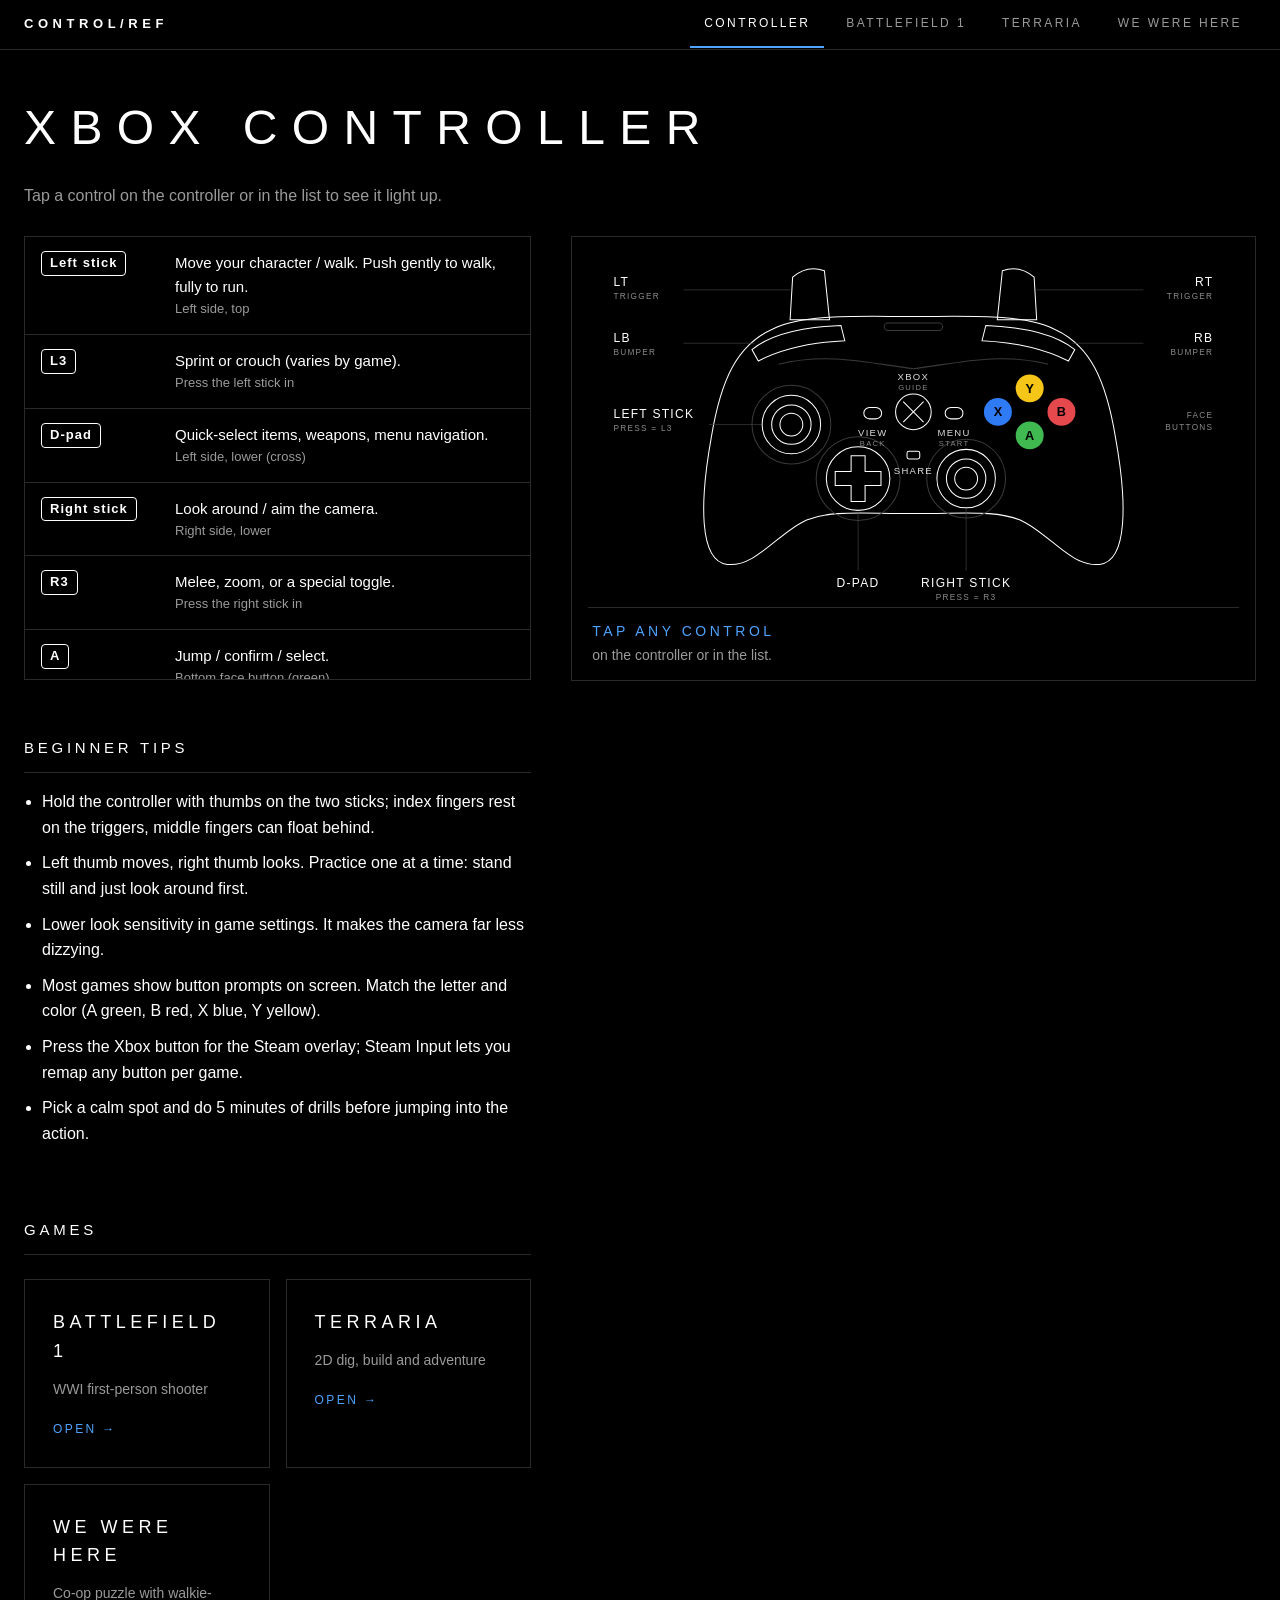
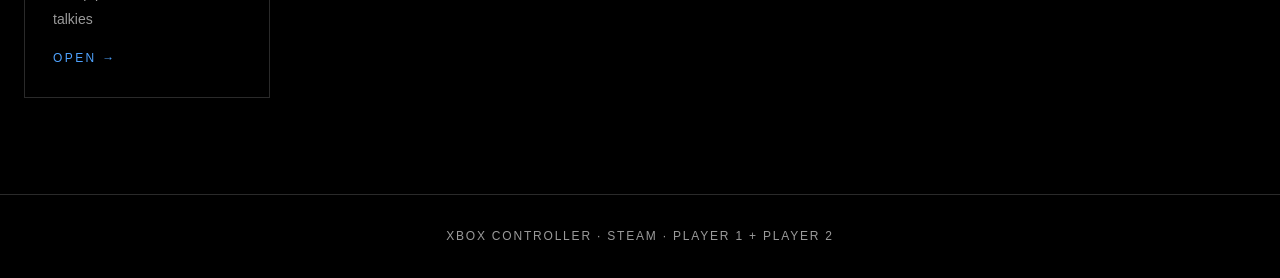
<file: index.html>
<!doctype html><html lang=en><head><meta charset=utf-8><meta name=viewport content="width=device-width,initial-scale=1"><title>Controller · Controller Reference</title><link rel=stylesheet href=style.css></head><body><nav><span class=brand>CONTROL/REF</span><a href="index.html" class=on aria-current=page>Controller</a><a href="battlefield1.html">Battlefield 1</a><a href="terraria.html">Terraria</a><a href="wewerehere.html">We Were Here</a></nav><main class="wide"><h1>Xbox Controller</h1><p class=sub>Tap a control on the controller or in the list to see it light up.</p>
<div class="split"><div class="pad"><svg viewBox="0 40 1024 556" role="img" aria-label="Xbox controller diagram. Tap a control to find it in the list." font-family="-apple-system,BlinkMacSystemFont,Segoe UI,Helvetica,Arial,sans-serif">
<g class="body">
<path d="M290 160 C340 135 430 140 512 140 C594 140 684 135 734 160 C790 185 815 240 830 330 C848 430 850 525 805 530 C760 535 725 480 680 460 C640 445 600 450 512 450 C424 450 384 445 344 460 C299 480 264 535 219 530 C174 525 176 430 194 330 C209 240 234 185 290 160 Z"/>
<path class="dim" d="M300 215 C380 195 450 215 512 222 C574 215 644 195 724 215"/>
<rect class="dim" x="466" y="150" width="92" height="12" rx="6"/>
<circle class="dim" cx="320" cy="310" r="62"/><circle class="dim" cx="425" cy="395" r="66"/><circle class="dim" cx="595" cy="395" r="62"/>
</g>
<g class="ctl" id="c-lt" tabindex="-1" aria-label="LT left trigger"><rect class="hit" x="300" y="52" width="90" height="96"/><path class="ld" d="M318 98 H150"/><path class="sh" d="M318 145 L322 78 Q345 58 372 68 L380 145 Z"/><text class="lb" x="40" y="92">LT</text><text class="sm" x="40" y="112">TRIGGER</text></g>
<g class="ctl" id="c-rt" tabindex="-1" aria-label="RT right trigger"><rect class="hit" x="634" y="52" width="90" height="96"/><path class="ld" d="M706 98 H874"/><path class="sh" d="M706 145 L702 78 Q679 58 652 68 L644 145 Z"/><text class="lb" x="984" y="92" text-anchor="end">RT</text><text class="sm" x="984" y="112" text-anchor="end">TRIGGER</text></g>
<g class="ctl" id="c-lb" tabindex="-1" aria-label="LB left bumper"><rect class="hit" x="250" y="148" width="160" height="64"/><path class="ld" d="M262 182 H150"/><path class="sh" d="M258 192 Q300 158 398 154 L404 178 Q322 182 268 210 Z"/><text class="lb" x="40" y="180">LB</text><text class="sm" x="40" y="200">BUMPER</text></g>
<g class="ctl" id="c-rb" tabindex="-1" aria-label="RB right bumper"><rect class="hit" x="614" y="148" width="160" height="64"/><path class="ld" d="M762 182 H874"/><path class="sh" d="M766 192 Q724 158 626 154 L620 178 Q702 182 756 210 Z"/><text class="lb" x="984" y="180" text-anchor="end">RB</text><text class="sm" x="984" y="200" text-anchor="end">BUMPER</text></g>
<g class="ctl" id="c-ls" tabindex="-1" aria-label="LEFT STICK"><circle class="hit" cx="320" cy="310" r="50"/><path class="ld" d="M274 310 H190"/><circle class="sh" cx="320" cy="310" r="46"/><circle class="sh" cx="320" cy="310" r="31"/><circle class="sh dim" cx="320" cy="310" r="18"/><text class="lb" x="40" y="300" text-anchor="start">LEFT STICK</text><text class="sm" x="40" y="320" text-anchor="start">PRESS = L3</text></g>
<g class="ctl" id="c-dpad" tabindex="-1" aria-label="D-pad"><circle class="hit" cx="425" cy="395" r="54"/><path class="ld" d="M425 449 V540"/><circle class="sh" cx="425" cy="395" r="50"/><path class="sh" d="M414 359 h22 v25 h25 v22 h-25 v25 h-22 v-25 h-25 v-22 h25 z"/><text class="lb" x="425" y="566" text-anchor="middle">D-PAD</text></g>
<g class="ctl" id="c-rs" tabindex="-1" aria-label="RIGHT STICK"><circle class="hit" cx="595" cy="395" r="50"/><path class="ld" d="M595 441 V540"/><circle class="sh" cx="595" cy="395" r="46"/><circle class="sh" cx="595" cy="395" r="31"/><circle class="sh dim" cx="595" cy="395" r="18"/><text class="lb" x="595" y="566" text-anchor="middle">RIGHT STICK</text><text class="sm" x="595" y="586" text-anchor="middle">PRESS = R3</text></g>
<g class="ctl" id="c-view" tabindex="-1" aria-label="View / Back button"><rect class="hit" x="418" y="268" width="60" height="84"/><rect class="sh" x="434" y="283" width="28" height="18" rx="9"/><text class="in" x="448" y="328" text-anchor="middle">VIEW</text><text class="in2" x="448" y="344" text-anchor="middle">BACK</text></g>
<g class="ctl" id="c-menu" tabindex="-1" aria-label="Menu / Start button"><rect class="hit" x="546" y="268" width="60" height="84"/><rect class="sh" x="562" y="283" width="28" height="18" rx="9"/><text class="in" x="576" y="328" text-anchor="middle">MENU</text><text class="in2" x="576" y="344" text-anchor="middle">START</text></g>
<g class="ctl" id="c-xbox" tabindex="-1" aria-label="Xbox / Guide button"><circle class="hit" cx="512" cy="280" r="36"/><circle class="sh" cx="512" cy="290" r="28"/><path class="sh dim" d="M496 274 L528 306 M528 274 L496 306"/><text class="in" x="512" y="240" text-anchor="middle">XBOX</text><text class="in2" x="512" y="256" text-anchor="middle">GUIDE</text></g>
<g class="ctl" id="c-share" tabindex="-1" aria-label="Share button"><rect class="hit" x="484" y="340" width="56" height="56"/><rect class="sh" x="502" y="352" width="20" height="12" rx="3"/><text class="in" x="512" y="388" text-anchor="middle">SHARE</text></g>
<g class="ctl" id="c-y" tabindex="-1" aria-label="Y button"><circle class="hit" cx="695" cy="253" r="31"/><circle class="sh face" cx="695" cy="253" r="22" style="fill:#f5c518"/><text class="fl" x="695" y="260" text-anchor="middle">Y</text></g><g class="ctl" id="c-x" tabindex="-1" aria-label="X button"><circle class="hit" cx="645" cy="290" r="31"/><circle class="sh face" cx="645" cy="290" r="22" style="fill:#2f7bf6"/><text class="fl" x="645" y="297" text-anchor="middle">X</text></g><g class="ctl" id="c-b" tabindex="-1" aria-label="B button"><circle class="hit" cx="745" cy="290" r="31"/><circle class="sh face" cx="745" cy="290" r="22" style="fill:#e5484d"/><text class="fl" x="745" y="297" text-anchor="middle">B</text></g><g class="ctl" id="c-a" tabindex="-1" aria-label="A button"><circle class="hit" cx="695" cy="327" r="31"/><circle class="sh face" cx="695" cy="327" r="22" style="fill:#3fb950"/><text class="fl" x="695" y="334" text-anchor="middle">A</text></g>
<text class="sm" x="984" y="300" text-anchor="end">FACE</text><text class="sm" x="984" y="318" text-anchor="end">BUTTONS</text>
</svg><div class="readout" aria-live="polite"><b class="ro-name">Tap any control</b><span class="ro-act">on the controller or in the list.</span></div></div><div class="side"><div class="panel" role="list" aria-label="Controls"><button type="button" class="row" data-c="ls"><span class="k">Left stick</span><span class="txt"><span class="act">Move your character / walk. Push gently to walk, fully to run.</span><span class="where">Left side, top</span></span></button><button type="button" class="row" data-c="ls"><span class="k">L3</span><span class="txt"><span class="act">Sprint or crouch (varies by game).</span><span class="where">Press the left stick in</span></span></button><button type="button" class="row" data-c="dpad"><span class="k">D-pad</span><span class="txt"><span class="act">Quick-select items, weapons, menu navigation.</span><span class="where">Left side, lower (cross)</span></span></button><button type="button" class="row" data-c="rs"><span class="k">Right stick</span><span class="txt"><span class="act">Look around / aim the camera.</span><span class="where">Right side, lower</span></span></button><button type="button" class="row" data-c="rs"><span class="k">R3</span><span class="txt"><span class="act">Melee, zoom, or a special toggle.</span><span class="where">Press the right stick in</span></span></button><button type="button" class="row" data-c="a"><span class="k">A</span><span class="txt"><span class="act">Jump / confirm / select.</span><span class="where">Bottom face button (green)</span></span></button><button type="button" class="row" data-c="b"><span class="k">B</span><span class="txt"><span class="act">Back / cancel / crouch or dodge.</span><span class="where">Right face button (red)</span></span></button><button type="button" class="row" data-c="x"><span class="k">X</span><span class="txt"><span class="act">Reload / interact / use.</span><span class="where">Left face button (blue)</span></span></button><button type="button" class="row" data-c="y"><span class="k">Y</span><span class="txt"><span class="act">Switch weapon / open inventory.</span><span class="where">Top face button (yellow)</span></span></button><button type="button" class="row" data-c="lb"><span class="k">LB</span><span class="txt"><span class="act">Cycle items, grenades, abilities.</span><span class="where">Left shoulder bumper</span></span></button><button type="button" class="row" data-c="rb"><span class="k">RB</span><span class="txt"><span class="act">Cycle items, grenades, abilities.</span><span class="where">Right shoulder bumper</span></span></button><button type="button" class="row" data-c="lt"><span class="k">LT</span><span class="txt"><span class="act">Aim / secondary action.</span><span class="where">Left rear trigger</span></span></button><button type="button" class="row" data-c="rt"><span class="k">RT</span><span class="txt"><span class="act">Fire / primary use.</span><span class="where">Right rear trigger</span></span></button><button type="button" class="row" data-c="view"><span class="k">View / Back</span><span class="txt"><span class="act">Map, scoreboard, or inventory.</span><span class="where">Center-left small button (two squares)</span></span></button><button type="button" class="row" data-c="menu"><span class="k">Menu / Start</span><span class="txt"><span class="act">Pause / options.</span><span class="where">Center-right small button (three lines)</span></span></button><button type="button" class="row" data-c="xbox"><span class="k">Xbox / Guide</span><span class="txt"><span class="act">Opens Steam overlay / Big Picture. Not used in-game.</span><span class="where">Center, glowing logo</span></span></button><button type="button" class="row" data-c="share"><span class="k">Share</span><span class="txt"><span class="act">Screenshot / capture. Rarely used by games.</span><span class="where">Center, below Xbox (newer controllers)</span></span></button></div>
<h2>Beginner tips</h2><ul class=tips><li>Hold the controller with thumbs on the two sticks; index fingers rest on the triggers, middle fingers can float behind.</li><li>Left thumb moves, right thumb looks. Practice one at a time: stand still and just look around first.</li><li>Lower look sensitivity in game settings. It makes the camera far less dizzying.</li><li>Most games show button prompts on screen. Match the letter and color (A green, B red, X blue, Y yellow).</li><li>Press the Xbox button for the Steam overlay; Steam Input lets you remap any button per game.</li><li>Pick a calm spot and do 5 minutes of drills before jumping into the action.</li></ul><h2>Games</h2><div class=cards><a class=card href="battlefield1.html"><b>Battlefield 1</b><span>WWI first-person shooter</span><i>OPEN →</i></a><a class=card href="terraria.html"><b>Terraria</b><span>2D dig, build and adventure</span><i>OPEN →</i></a><a class=card href="wewerehere.html"><b>We Were Here</b><span>Co-op puzzle with walkie-talkies</span><i>OPEN →</i></a></div></div></div></main><footer>Xbox controller · Steam · Player 1 + Player 2</footer><script src="pad.js"></script></body></html>
</file>
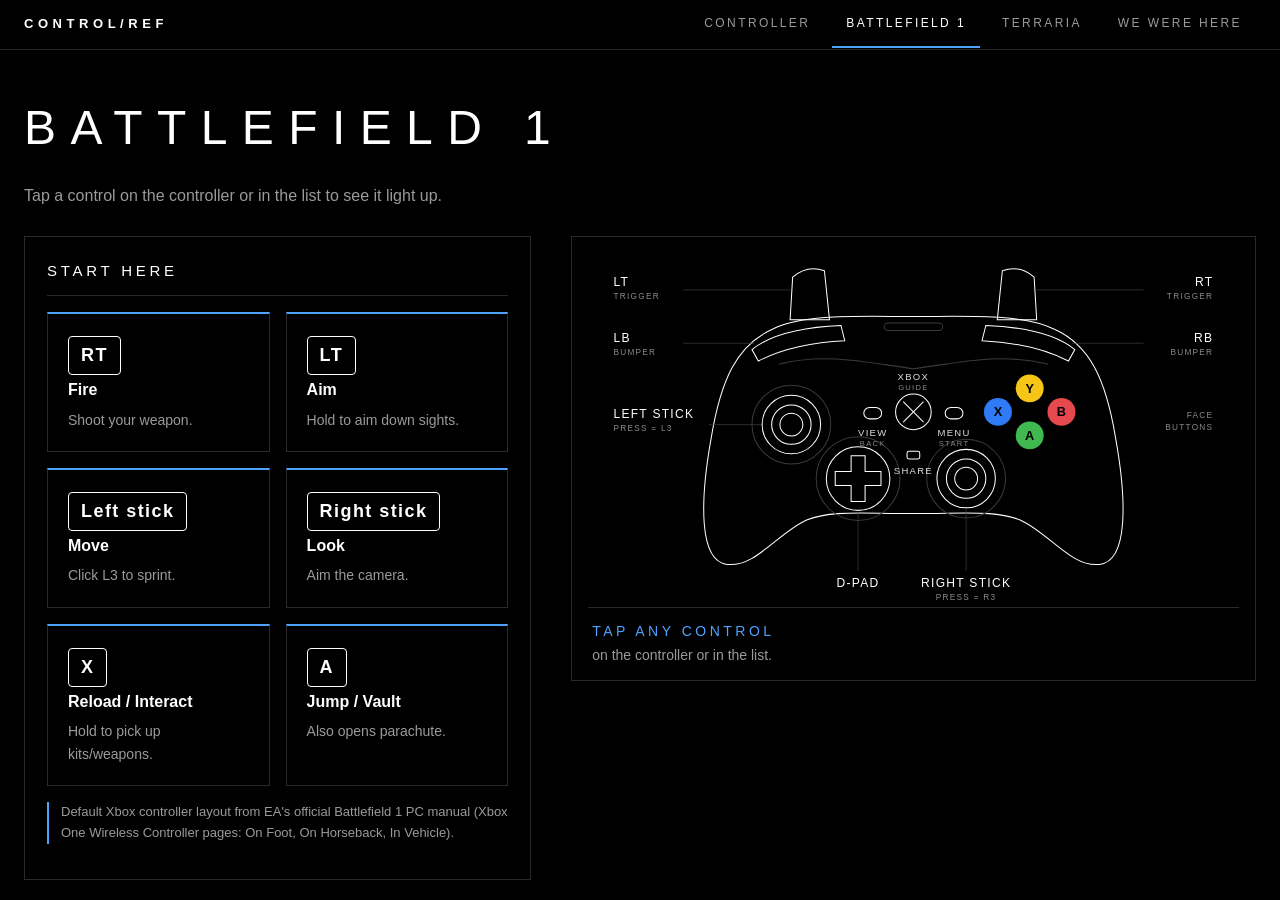
<file: battlefield1.html>
<!doctype html><html lang=en><head><meta charset=utf-8><meta name=viewport content="width=device-width,initial-scale=1"><title>Battlefield 1 · Controller Reference</title><link rel=stylesheet href=style.css></head><body class="fill"><nav><span class=brand>CONTROL/REF</span><a href="index.html">Controller</a><a href="battlefield1.html" class=on aria-current=page>Battlefield 1</a><a href="terraria.html">Terraria</a><a href="wewerehere.html">We Were Here</a></nav><main class="wide"><h1>Battlefield 1</h1><p class=sub>Tap a control on the controller or in the list to see it light up.</p>
<div class="split"><div class="pad"><svg viewBox="0 40 1024 556" role="img" aria-label="Xbox controller diagram. Tap a control to find it in the list." font-family="-apple-system,BlinkMacSystemFont,Segoe UI,Helvetica,Arial,sans-serif">
<g class="body">
<path d="M290 160 C340 135 430 140 512 140 C594 140 684 135 734 160 C790 185 815 240 830 330 C848 430 850 525 805 530 C760 535 725 480 680 460 C640 445 600 450 512 450 C424 450 384 445 344 460 C299 480 264 535 219 530 C174 525 176 430 194 330 C209 240 234 185 290 160 Z"/>
<path class="dim" d="M300 215 C380 195 450 215 512 222 C574 215 644 195 724 215"/>
<rect class="dim" x="466" y="150" width="92" height="12" rx="6"/>
<circle class="dim" cx="320" cy="310" r="62"/><circle class="dim" cx="425" cy="395" r="66"/><circle class="dim" cx="595" cy="395" r="62"/>
</g>
<g class="ctl" id="c-lt" tabindex="-1" aria-label="LT left trigger"><rect class="hit" x="300" y="52" width="90" height="96"/><path class="ld" d="M318 98 H150"/><path class="sh" d="M318 145 L322 78 Q345 58 372 68 L380 145 Z"/><text class="lb" x="40" y="92">LT</text><text class="sm" x="40" y="112">TRIGGER</text></g>
<g class="ctl" id="c-rt" tabindex="-1" aria-label="RT right trigger"><rect class="hit" x="634" y="52" width="90" height="96"/><path class="ld" d="M706 98 H874"/><path class="sh" d="M706 145 L702 78 Q679 58 652 68 L644 145 Z"/><text class="lb" x="984" y="92" text-anchor="end">RT</text><text class="sm" x="984" y="112" text-anchor="end">TRIGGER</text></g>
<g class="ctl" id="c-lb" tabindex="-1" aria-label="LB left bumper"><rect class="hit" x="250" y="148" width="160" height="64"/><path class="ld" d="M262 182 H150"/><path class="sh" d="M258 192 Q300 158 398 154 L404 178 Q322 182 268 210 Z"/><text class="lb" x="40" y="180">LB</text><text class="sm" x="40" y="200">BUMPER</text></g>
<g class="ctl" id="c-rb" tabindex="-1" aria-label="RB right bumper"><rect class="hit" x="614" y="148" width="160" height="64"/><path class="ld" d="M762 182 H874"/><path class="sh" d="M766 192 Q724 158 626 154 L620 178 Q702 182 756 210 Z"/><text class="lb" x="984" y="180" text-anchor="end">RB</text><text class="sm" x="984" y="200" text-anchor="end">BUMPER</text></g>
<g class="ctl" id="c-ls" tabindex="-1" aria-label="LEFT STICK"><circle class="hit" cx="320" cy="310" r="50"/><path class="ld" d="M274 310 H190"/><circle class="sh" cx="320" cy="310" r="46"/><circle class="sh" cx="320" cy="310" r="31"/><circle class="sh dim" cx="320" cy="310" r="18"/><text class="lb" x="40" y="300" text-anchor="start">LEFT STICK</text><text class="sm" x="40" y="320" text-anchor="start">PRESS = L3</text></g>
<g class="ctl" id="c-dpad" tabindex="-1" aria-label="D-pad"><circle class="hit" cx="425" cy="395" r="54"/><path class="ld" d="M425 449 V540"/><circle class="sh" cx="425" cy="395" r="50"/><path class="sh" d="M414 359 h22 v25 h25 v22 h-25 v25 h-22 v-25 h-25 v-22 h25 z"/><text class="lb" x="425" y="566" text-anchor="middle">D-PAD</text></g>
<g class="ctl" id="c-rs" tabindex="-1" aria-label="RIGHT STICK"><circle class="hit" cx="595" cy="395" r="50"/><path class="ld" d="M595 441 V540"/><circle class="sh" cx="595" cy="395" r="46"/><circle class="sh" cx="595" cy="395" r="31"/><circle class="sh dim" cx="595" cy="395" r="18"/><text class="lb" x="595" y="566" text-anchor="middle">RIGHT STICK</text><text class="sm" x="595" y="586" text-anchor="middle">PRESS = R3</text></g>
<g class="ctl" id="c-view" tabindex="-1" aria-label="View / Back button"><rect class="hit" x="418" y="268" width="60" height="84"/><rect class="sh" x="434" y="283" width="28" height="18" rx="9"/><text class="in" x="448" y="328" text-anchor="middle">VIEW</text><text class="in2" x="448" y="344" text-anchor="middle">BACK</text></g>
<g class="ctl" id="c-menu" tabindex="-1" aria-label="Menu / Start button"><rect class="hit" x="546" y="268" width="60" height="84"/><rect class="sh" x="562" y="283" width="28" height="18" rx="9"/><text class="in" x="576" y="328" text-anchor="middle">MENU</text><text class="in2" x="576" y="344" text-anchor="middle">START</text></g>
<g class="ctl" id="c-xbox" tabindex="-1" aria-label="Xbox / Guide button"><circle class="hit" cx="512" cy="280" r="36"/><circle class="sh" cx="512" cy="290" r="28"/><path class="sh dim" d="M496 274 L528 306 M528 274 L496 306"/><text class="in" x="512" y="240" text-anchor="middle">XBOX</text><text class="in2" x="512" y="256" text-anchor="middle">GUIDE</text></g>
<g class="ctl" id="c-share" tabindex="-1" aria-label="Share button"><rect class="hit" x="484" y="340" width="56" height="56"/><rect class="sh" x="502" y="352" width="20" height="12" rx="3"/><text class="in" x="512" y="388" text-anchor="middle">SHARE</text></g>
<g class="ctl" id="c-y" tabindex="-1" aria-label="Y button"><circle class="hit" cx="695" cy="253" r="31"/><circle class="sh face" cx="695" cy="253" r="22" style="fill:#f5c518"/><text class="fl" x="695" y="260" text-anchor="middle">Y</text></g><g class="ctl" id="c-x" tabindex="-1" aria-label="X button"><circle class="hit" cx="645" cy="290" r="31"/><circle class="sh face" cx="645" cy="290" r="22" style="fill:#2f7bf6"/><text class="fl" x="645" y="297" text-anchor="middle">X</text></g><g class="ctl" id="c-b" tabindex="-1" aria-label="B button"><circle class="hit" cx="745" cy="290" r="31"/><circle class="sh face" cx="745" cy="290" r="22" style="fill:#e5484d"/><text class="fl" x="745" y="297" text-anchor="middle">B</text></g><g class="ctl" id="c-a" tabindex="-1" aria-label="A button"><circle class="hit" cx="695" cy="327" r="31"/><circle class="sh face" cx="695" cy="327" r="22" style="fill:#3fb950"/><text class="fl" x="695" y="334" text-anchor="middle">A</text></g>
<text class="sm" x="984" y="300" text-anchor="end">FACE</text><text class="sm" x="984" y="318" text-anchor="end">BUTTONS</text>
</svg><div class="readout" aria-live="polite"><b class="ro-name">Tap any control</b><span class="ro-act">on the controller or in the list.</span></div></div><div class="side"><div class="panel gpanel" aria-label="Battlefield 1 controls"><h2 class="first">Start here</h2><div class=start><div><span class=btn><span class=k>RT</span></span><br><b>Fire</b><p>Shoot your weapon.</p></div><div><span class=btn><span class=k>LT</span></span><br><b>Aim</b><p>Hold to aim down sights.</p></div><div><span class=btn><span class=k>Left stick</span></span><br><b>Move</b><p>Click L3 to sprint.</p></div><div><span class=btn><span class=k>Right stick</span></span><br><b>Look</b><p>Aim the camera.</p></div><div><span class=btn><span class=k>X</span></span><br><b>Reload / Interact</b><p>Hold to pick up kits/weapons.</p></div><div><span class=btn><span class=k>A</span></span><br><b>Jump / Vault</b><p>Also opens parachute.</p></div></div><p class="note src">Default Xbox controller layout from EA's official Battlefield 1 PC manual (Xbox One Wireless Controller pages: On Foot, On Horseback, In Vehicle).</p>
<h2>Movement</h2><table class="ctab"><tr><th>Action</th><th>What it does</th><th>Button</th></tr><tr><td class="ac-cell"><div class="thumb kb"><img src="assets/bf-move.webp" width="96" height="64" alt="Move" loading="lazy" decoding="async"></div></td><td class="desc">Move</td><td class="btn"><span class=k>Left stick</span></td></tr><tr><td class="ac-cell"><div class="thumb kb"><img src="assets/bf-look.webp" width="96" height="64" alt="Look" loading="lazy" decoding="async"></div></td><td class="desc">Look</td><td class="btn"><span class=k>Right stick</span></td></tr><tr><td class="ac-cell"><svg class="an" viewBox="0 0 80 64" role="img" aria-label="Jump / vault / open parachute"><ellipse class="dm sh" cx="40" cy="56" rx="12" ry="2" style="transform-origin:40px 56px"/><g class="jump"><g class=""><circle cx="40" cy="17" r="5"/><line x1="40" y1="22" x2="40" y2="38"/><path d="M32 33 L40 27 L48 33"/><path d="M34 52 L40 38 L46 52"/></g></g></svg></td><td class="desc">Jump / vault / open parachute</td><td class="btn"><span class=k>A</span></td></tr><tr><td class="ac-cell"><div class="thumb kb"><img src="assets/bf-sprint.webp" width="96" height="64" alt="Sprint" loading="lazy" decoding="async"></div></td><td class="desc">Sprint</td><td class="btn"><span class=k>L3</span></td></tr><tr><td class="ac-cell"><svg class="an" viewBox="0 0 80 64" role="img" aria-label="Crouch (tap) · Prone (hold)"><g class="crouch" style="transform-origin:40px 53px"><g class=""><circle cx="40" cy="17" r="5"/><line x1="40" y1="22" x2="40" y2="38"/><path d="M32 33 L40 27 L48 33"/><path d="M34 52 L40 38 L46 52"/></g></g><line class="dm" x1="10" y1="53" x2="70" y2="53"/></svg></td><td class="desc">Crouch (tap) · Prone (hold)</td><td class="btn"><span class=k>B</span></td></tr></table><h2>Combat / Actions</h2><table class="ctab"><tr><th>Action</th><th>What it does</th><th>Button</th></tr><tr><td class="ac-cell"><div class="thumb kb"><img src="assets/bf-fire.webp" width="96" height="64" alt="Fire" loading="lazy" decoding="async"></div></td><td class="desc">Fire</td><td class="btn"><span class=k>RT</span></td></tr><tr><td class="ac-cell"><svg class="an" viewBox="0 0 80 64" role="img" aria-label="Aim (hold) · also peek over / lean behind cover"><g class="zoom" style="transform-origin:40px 32px"><circle cx="40" cy="32" r="16" class="ac"/><path d="M40 18v28M26 32h28"/></g><path class="dm" d="M8 8h10M8 8v10M72 8h-10M72 8v10M8 56h10M8 56v-10M72 56h-10M72 56v-10"/></svg></td><td class="desc">Aim (hold) · also peek over / lean behind cover</td><td class="btn"><span class=k>LT</span></td></tr><tr><td class="ac-cell"><svg class="an" viewBox="0 0 80 64" role="img" aria-label="Reload / interact · hold to pick up a kit or weapon"><path d="M10 24 H64 V32 H42 L38 40 H28 L30 32 H10 Z"/><line x1="64" y1="28" x2="72" y2="28"/><rect class="ac mag" x="44" y="32" width="8" height="14" rx="1"/></svg></td><td class="desc">Reload / interact · hold to pick up a kit or weapon</td><td class="btn"><span class=k>X</span></td></tr><tr><td class="ac-cell"><svg class="an" viewBox="0 0 80 64" role="img" aria-label="Switch weapon"><g class="wa"><path d="M14 30 H60 V36 H36 L32 42 H26 L28 36 H14 Z"/></g><g class="wb"><path class="ac" d="M10 30 H66 V34 H30 L26 42 H20 L22 34 H10 Z"/></g></svg></td><td class="desc">Switch weapon</td><td class="btn"><span class=k>Y</span></td></tr><tr><td class="ac-cell"><svg class="an" viewBox="0 0 80 64" role="img" aria-label="Melee"><circle cx="24" cy="18" r="5"/><line x1="24" y1="23" x2="24" y2="40"/><path d="M24 40 L18 54 M24 40 L30 54"/><g class="swing" style="transform-origin:24px 28px"><line x1="24" y1="28" x2="44" y2="28"/><line class="ac" x1="44" y1="28" x2="54" y2="28"/></g><path class="dm" d="M50 10 A28 28 0 0 1 52 46" stroke-dasharray="2 4"/></svg></td><td class="desc">Melee</td><td class="btn"><span class=k>R3</span></td></tr><tr><td class="ac-cell"><div class="thumb kb"><img src="assets/bf-explosion.webp" width="96" height="64" alt="Grenade" loading="lazy" decoding="async"></div></td><td class="desc">Grenade</td><td class="btn"><span class=k>LB</span></td></tr><tr><td class="ac-cell"><svg class="an" viewBox="0 0 80 64" role="img" aria-label="Spot enemy (tap) · binoculars in single player / Commo Rose in multiplayer (hold)"><path d="M14 32 Q40 10 66 32 Q40 54 14 32 Z"/><circle cx="40" cy="32" r="6"/><circle class="ac ring" cx="40" cy="32" r="10" style="transform-origin:40px 32px"/><path class="ac bob" d="M40 2 l5 6 h-10 z"/></svg></td><td class="desc">Spot enemy (tap) · binoculars in single player / Commo Rose in multiplayer (hold)</td><td class="btn"><span class=k>RB</span></td></tr><tr><td class="ac-cell"><svg class="an" viewBox="0 0 80 64" role="img" aria-label="← Gadget 1 · → Gadget 2 · ↑ Accessory · ↓ Fire mode"><rect class="sq" x="34" y="8" width="12" height="12" rx="1" style="animation-delay:0.0s"/><rect class="sq" x="56" y="26" width="12" height="12" rx="1" style="animation-delay:0.6s"/><rect class="sq" x="34" y="44" width="12" height="12" rx="1" style="animation-delay:1.2s"/><rect class="sq" x="12" y="26" width="12" height="12" rx="1" style="animation-delay:1.7999999999999998s"/><rect class="dm" x="36" y="28" width="8" height="8"/></svg></td><td class="desc">← Gadget 1 · → Gadget 2 · ↑ Accessory · ↓ Fire mode</td><td class="btn"><span class=k>D-pad</span></td></tr></table><h2>Menus / Other</h2><table class="ctab"><tr><th>Action</th><th>What it does</th><th>Button</th></tr><tr><td class="ac-cell"><svg class="an" viewBox="0 0 80 64" role="img" aria-label="Map (multiplayer) · throw distraction (single player)"><path d="M10 16 L26 10 L42 16 L58 10 L70 14 V54 L58 50 L42 56 L26 50 L10 56 Z M26 10 V50 M42 16 V56 M58 10 V50"/><g class="bob"><path class="ac" d="M48 22 a6 6 0 1 1 12 0 c0 6 -6 12 -6 12 s-6 -6 -6 -12 z"/></g></svg></td><td class="desc">Map (multiplayer) · throw distraction (single player)</td><td class="btn"><span class=k>View</span></td></tr><tr><td class="ac-cell"><svg class="an" viewBox="0 0 80 64" role="img" aria-label="Game menu · hold for scoreboard (multiplayer)"><circle cx="40" cy="32" r="20"/><g class="pulse" style="transform-origin:40px 32px"><line class="ac" x1="34" y1="24" x2="34" y2="40" stroke-width="3"/><line class="ac" x1="46" y1="24" x2="46" y2="40" stroke-width="3"/></g></svg></td><td class="desc">Game menu · hold for scoreboard (multiplayer)</td><td class="btn"><span class=k>Menu</span></td></tr><tr><td class="ac-cell"><div class="thumb kb"><img src="assets/bf-horse.webp" width="96" height="64" alt="Hold to mount / dismount a horse or exit a vehicle" loading="lazy" decoding="async"></div></td><td class="desc">Hold to mount / dismount a horse or exit a vehicle</td><td class="btn"><span class=k>X</span></td></tr></table>
<h2>Button combinations</h2><p class="sub small">Two or more inputs at once or in a sequence. Tap a row to light up every button involved.</p><table class="ctab"><tr><th>Action</th><th>What it does</th><th>Buttons</th></tr><tr><td class="ac-cell"><div class="thumb kb"><img src="assets/bf-fire.webp" width="96" height="64" alt="Aim down sights, then fire: hold LT and squeeze RT for accurate shots" loading="lazy" decoding="async"></div></td><td class="desc">Aim down sights, then fire: hold LT and squeeze RT for accurate shots</td><td class="btn"><span class=k>LT</span> <span class=plus>+</span> <span class=k>RT</span></td></tr><tr><td class="ac-cell"><div class="thumb kb"><img src="assets/bf-sprint.webp" width="96" height="64" alt="Sprint: push the left stick forward and click it in" loading="lazy" decoding="async"></div></td><td class="desc">Sprint: push the left stick forward and click it in</td><td class="btn"><span class=k>Left stick</span> <span class=plus>+</span> <span class=k>L3</span></td></tr><tr><td class="ac-cell"><svg class="an" viewBox="0 0 80 64" role="img" aria-label="Steady a scope: click L3 while aiming [uncertain]"><g class="zoom" style="transform-origin:40px 32px"><circle cx="40" cy="32" r="16" class="ac"/><path d="M40 18v28M26 32h28"/></g><path class="dm" d="M8 8h10M8 8v10M72 8h-10M72 8v10M8 56h10M8 56v-10M72 56h-10M72 56v-10"/></svg></td><td class="desc">Steady a scope: click L3 while aiming <span class=u>[uncertain]</span></td><td class="btn"><span class=k>LT</span> <span class=plus>+</span> <span class=k>L3</span></td></tr><tr><td class="ac-cell"><svg class="an" viewBox="0 0 80 64" role="img" aria-label="Commo Rose (multiplayer): hold RB, point the right stick at a call-out, release [uncertain]"><path d="M14 32 Q40 10 66 32 Q40 54 14 32 Z"/><circle cx="40" cy="32" r="6"/><circle class="ac ring" cx="40" cy="32" r="10" style="transform-origin:40px 32px"/><path class="ac bob" d="M40 2 l5 6 h-10 z"/></svg></td><td class="desc">Commo Rose (multiplayer): hold RB, point the right stick at a call-out, release <span class=u>[uncertain]</span></td><td class="btn"><span class=k>RB</span> <span class=plus>+</span> <span class=k>Right stick</span></td></tr><tr><td class="ac-cell"><div class="thumb kb"><img src="assets/bf-tank.webp" width="96" height="64" alt="Drive a vehicle: left stick ↑ accelerate / ↓ brake-reverse and steer, right stick looks, RT fires" loading="lazy" decoding="async"></div></td><td class="desc">Drive a vehicle: left stick ↑ accelerate / ↓ brake-reverse and steer, right stick looks, RT fires</td><td class="btn"><span class=k>Left stick</span> <span class=plus>+</span> <span class=k>Right stick</span> <span class=plus>+</span> <span class=k>RT</span></td></tr><tr><td class="ac-cell"><svg class="an" viewBox="0 0 80 64" role="img" aria-label="In a vehicle: A switches seat, hold X to exit"><rect x="46" y="24" width="28" height="22" rx="3"/><circle cx="52" cy="50" r="4"/><circle cx="68" cy="50" r="4"/><g class="into" style="transform-origin:20px 40px"><g class=""><circle cx="20" cy="17" r="5"/><line x1="20" y1="22" x2="20" y2="38"/><path d="M12 33 L20 27 L28 33"/><path d="M14 52 L20 38 L26 52"/></g></g></svg></td><td class="desc">In a vehicle: A switches seat, hold X to exit</td><td class="btn"><span class=k>A</span> <span class=plus>+</span> <span class=k>X</span></td></tr><tr><td class="ac-cell"><div class="thumb kb"><img src="assets/bf-horse.webp" width="96" height="64" alt="On horseback: steer with the left stick, click L3 for more speed; RT swings the cavalry sword" loading="lazy" decoding="async"></div></td><td class="desc">On horseback: steer with the left stick, click L3 for more speed; RT swings the cavalry sword</td><td class="btn"><span class=k>Left stick</span> <span class=plus>+</span> <span class=k>L3</span></td></tr></table>
<p class=note>All single-button bindings above were checked against the button icons in EA's official manual (On Foot, On Horseback, In Vehicle tables). Combo rows that are a technique rather than a manual entry are marked [uncertain].</p><h2>Co-op tips</h2><ul class=tips><li>Start with the single-player War Stories: no pressure, checkpoints, and you can take turns passing the controller.</li><li>In multiplayer, join the same squad; the kid can play Medic (revive with a gadget) while the parent leads.</li><li>Turn on aim assist and lower look sensitivity in Options.</li></ul><h2>Sources &amp; image credits</h2><ul class="credits"><li>Thumbnails: cropped from screenshots on the <a href="https://store.steampowered.com/app/1238840/">Battlefield 1 Steam store page</a>. © Electronic Arts / DICE. Not openly licensed; small cropped thumbnails used for personal, non-commercial reference.</li><li>Controls: <a href="https://eaassets-a.akamaihd.net/eahelp/manuals/battlefield-1-pc-en.PDF">Battlefield 1 PC manual (EA)</a>.</li><li>Icons without a photo are original drawings made for this site.</li></ul></div></div></div></main><script src="pad.js"></script></body></html>
</file>
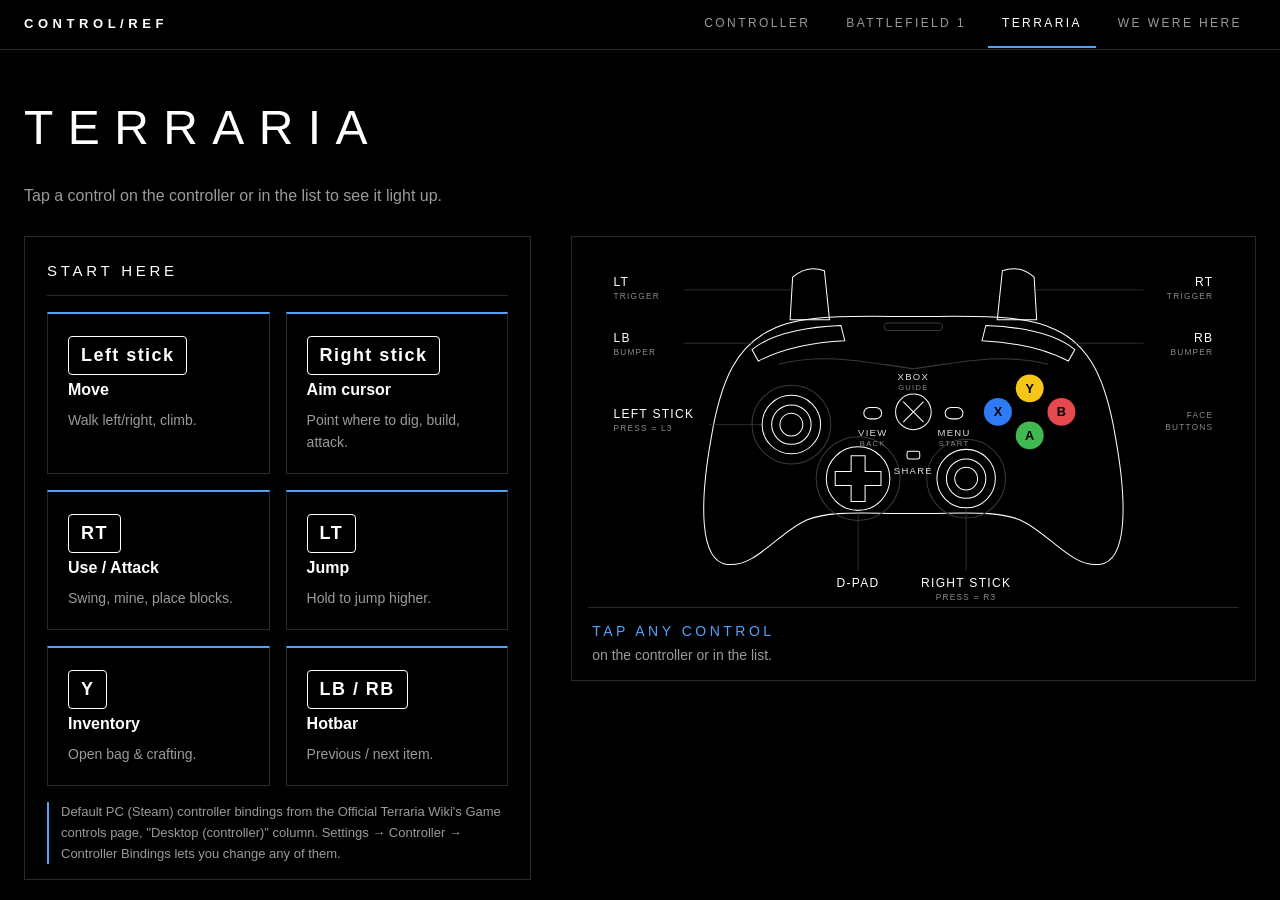
<file: terraria.html>
<!doctype html><html lang=en><head><meta charset=utf-8><meta name=viewport content="width=device-width,initial-scale=1"><title>Terraria · Controller Reference</title><link rel=stylesheet href=style.css></head><body class="fill"><nav><span class=brand>CONTROL/REF</span><a href="index.html">Controller</a><a href="battlefield1.html">Battlefield 1</a><a href="terraria.html" class=on aria-current=page>Terraria</a><a href="wewerehere.html">We Were Here</a></nav><main class="wide"><h1>Terraria</h1><p class=sub>Tap a control on the controller or in the list to see it light up.</p>
<div class="split"><div class="pad"><svg viewBox="0 40 1024 556" role="img" aria-label="Xbox controller diagram. Tap a control to find it in the list." font-family="-apple-system,BlinkMacSystemFont,Segoe UI,Helvetica,Arial,sans-serif">
<g class="body">
<path d="M290 160 C340 135 430 140 512 140 C594 140 684 135 734 160 C790 185 815 240 830 330 C848 430 850 525 805 530 C760 535 725 480 680 460 C640 445 600 450 512 450 C424 450 384 445 344 460 C299 480 264 535 219 530 C174 525 176 430 194 330 C209 240 234 185 290 160 Z"/>
<path class="dim" d="M300 215 C380 195 450 215 512 222 C574 215 644 195 724 215"/>
<rect class="dim" x="466" y="150" width="92" height="12" rx="6"/>
<circle class="dim" cx="320" cy="310" r="62"/><circle class="dim" cx="425" cy="395" r="66"/><circle class="dim" cx="595" cy="395" r="62"/>
</g>
<g class="ctl" id="c-lt" tabindex="-1" aria-label="LT left trigger"><rect class="hit" x="300" y="52" width="90" height="96"/><path class="ld" d="M318 98 H150"/><path class="sh" d="M318 145 L322 78 Q345 58 372 68 L380 145 Z"/><text class="lb" x="40" y="92">LT</text><text class="sm" x="40" y="112">TRIGGER</text></g>
<g class="ctl" id="c-rt" tabindex="-1" aria-label="RT right trigger"><rect class="hit" x="634" y="52" width="90" height="96"/><path class="ld" d="M706 98 H874"/><path class="sh" d="M706 145 L702 78 Q679 58 652 68 L644 145 Z"/><text class="lb" x="984" y="92" text-anchor="end">RT</text><text class="sm" x="984" y="112" text-anchor="end">TRIGGER</text></g>
<g class="ctl" id="c-lb" tabindex="-1" aria-label="LB left bumper"><rect class="hit" x="250" y="148" width="160" height="64"/><path class="ld" d="M262 182 H150"/><path class="sh" d="M258 192 Q300 158 398 154 L404 178 Q322 182 268 210 Z"/><text class="lb" x="40" y="180">LB</text><text class="sm" x="40" y="200">BUMPER</text></g>
<g class="ctl" id="c-rb" tabindex="-1" aria-label="RB right bumper"><rect class="hit" x="614" y="148" width="160" height="64"/><path class="ld" d="M762 182 H874"/><path class="sh" d="M766 192 Q724 158 626 154 L620 178 Q702 182 756 210 Z"/><text class="lb" x="984" y="180" text-anchor="end">RB</text><text class="sm" x="984" y="200" text-anchor="end">BUMPER</text></g>
<g class="ctl" id="c-ls" tabindex="-1" aria-label="LEFT STICK"><circle class="hit" cx="320" cy="310" r="50"/><path class="ld" d="M274 310 H190"/><circle class="sh" cx="320" cy="310" r="46"/><circle class="sh" cx="320" cy="310" r="31"/><circle class="sh dim" cx="320" cy="310" r="18"/><text class="lb" x="40" y="300" text-anchor="start">LEFT STICK</text><text class="sm" x="40" y="320" text-anchor="start">PRESS = L3</text></g>
<g class="ctl" id="c-dpad" tabindex="-1" aria-label="D-pad"><circle class="hit" cx="425" cy="395" r="54"/><path class="ld" d="M425 449 V540"/><circle class="sh" cx="425" cy="395" r="50"/><path class="sh" d="M414 359 h22 v25 h25 v22 h-25 v25 h-22 v-25 h-25 v-22 h25 z"/><text class="lb" x="425" y="566" text-anchor="middle">D-PAD</text></g>
<g class="ctl" id="c-rs" tabindex="-1" aria-label="RIGHT STICK"><circle class="hit" cx="595" cy="395" r="50"/><path class="ld" d="M595 441 V540"/><circle class="sh" cx="595" cy="395" r="46"/><circle class="sh" cx="595" cy="395" r="31"/><circle class="sh dim" cx="595" cy="395" r="18"/><text class="lb" x="595" y="566" text-anchor="middle">RIGHT STICK</text><text class="sm" x="595" y="586" text-anchor="middle">PRESS = R3</text></g>
<g class="ctl" id="c-view" tabindex="-1" aria-label="View / Back button"><rect class="hit" x="418" y="268" width="60" height="84"/><rect class="sh" x="434" y="283" width="28" height="18" rx="9"/><text class="in" x="448" y="328" text-anchor="middle">VIEW</text><text class="in2" x="448" y="344" text-anchor="middle">BACK</text></g>
<g class="ctl" id="c-menu" tabindex="-1" aria-label="Menu / Start button"><rect class="hit" x="546" y="268" width="60" height="84"/><rect class="sh" x="562" y="283" width="28" height="18" rx="9"/><text class="in" x="576" y="328" text-anchor="middle">MENU</text><text class="in2" x="576" y="344" text-anchor="middle">START</text></g>
<g class="ctl" id="c-xbox" tabindex="-1" aria-label="Xbox / Guide button"><circle class="hit" cx="512" cy="280" r="36"/><circle class="sh" cx="512" cy="290" r="28"/><path class="sh dim" d="M496 274 L528 306 M528 274 L496 306"/><text class="in" x="512" y="240" text-anchor="middle">XBOX</text><text class="in2" x="512" y="256" text-anchor="middle">GUIDE</text></g>
<g class="ctl" id="c-share" tabindex="-1" aria-label="Share button"><rect class="hit" x="484" y="340" width="56" height="56"/><rect class="sh" x="502" y="352" width="20" height="12" rx="3"/><text class="in" x="512" y="388" text-anchor="middle">SHARE</text></g>
<g class="ctl" id="c-y" tabindex="-1" aria-label="Y button"><circle class="hit" cx="695" cy="253" r="31"/><circle class="sh face" cx="695" cy="253" r="22" style="fill:#f5c518"/><text class="fl" x="695" y="260" text-anchor="middle">Y</text></g><g class="ctl" id="c-x" tabindex="-1" aria-label="X button"><circle class="hit" cx="645" cy="290" r="31"/><circle class="sh face" cx="645" cy="290" r="22" style="fill:#2f7bf6"/><text class="fl" x="645" y="297" text-anchor="middle">X</text></g><g class="ctl" id="c-b" tabindex="-1" aria-label="B button"><circle class="hit" cx="745" cy="290" r="31"/><circle class="sh face" cx="745" cy="290" r="22" style="fill:#e5484d"/><text class="fl" x="745" y="297" text-anchor="middle">B</text></g><g class="ctl" id="c-a" tabindex="-1" aria-label="A button"><circle class="hit" cx="695" cy="327" r="31"/><circle class="sh face" cx="695" cy="327" r="22" style="fill:#3fb950"/><text class="fl" x="695" y="334" text-anchor="middle">A</text></g>
<text class="sm" x="984" y="300" text-anchor="end">FACE</text><text class="sm" x="984" y="318" text-anchor="end">BUTTONS</text>
</svg><div class="readout" aria-live="polite"><b class="ro-name">Tap any control</b><span class="ro-act">on the controller or in the list.</span></div></div><div class="side"><div class="panel gpanel" aria-label="Terraria controls"><h2 class="first">Start here</h2><div class=start><div><span class=btn><span class=k>Left stick</span></span><br><b>Move</b><p>Walk left/right, climb.</p></div><div><span class=btn><span class=k>Right stick</span></span><br><b>Aim cursor</b><p>Point where to dig, build, attack.</p></div><div><span class=btn><span class=k>RT</span></span><br><b>Use / Attack</b><p>Swing, mine, place blocks.</p></div><div><span class=btn><span class=k>LT</span></span><br><b>Jump</b><p>Hold to jump higher.</p></div><div><span class=btn><span class=k>Y</span></span><br><b>Inventory</b><p>Open bag &amp; crafting.</p></div><div><span class=btn><span class=k>LB / RB</span></span><br><b>Hotbar</b><p>Previous / next item.</p></div></div><p class="note src">Default PC (Steam) controller bindings from the Official Terraria Wiki's Game controls page, &quot;Desktop (controller)&quot; column. Settings → Controller → Controller Bindings lets you change any of them.</p>
<h2>Movement</h2><table class="ctab"><tr><th>Action</th><th>What it does</th><th>Button</th></tr><tr><td class="ac-cell"><div class="thumb"><img src="assets/tr-move.webp" width="96" height="64" alt="Move" loading="lazy" decoding="async"></div></td><td class="desc">Move</td><td class="btn"><span class=k>Left stick</span></td></tr><tr><td class="ac-cell"><div class="thumb"><img src="assets/tr-jump.webp" width="96" height="64" alt="Jump (hold for a higher jump)" loading="lazy" decoding="async"></div></td><td class="desc">Jump (hold for a higher jump)</td><td class="btn"><span class=k>LT</span></td></tr><tr><td class="ac-cell"><div class="thumb"><img src="assets/tr-mount.webp" width="96" height="64" alt="Quick mount / dismount" loading="lazy" decoding="async"></div></td><td class="desc">Quick mount / dismount</td><td class="btn"><span class=k>A</span></td></tr><tr><td class="ac-cell"><div class="thumb"><img src="assets/tr-grapple-move.webp" width="96" height="64" alt="Grapple hook (the wiki also lists B for Interact)" loading="lazy" decoding="async"></div></td><td class="desc">Grapple hook (the wiki also lists B for Interact)</td><td class="btn"><span class=k>B</span></td></tr></table><h2>Combat / Actions</h2><table class="ctab"><tr><th>Action</th><th>What it does</th><th>Button</th></tr><tr><td class="ac-cell"><div class="thumb"><img src="assets/tr-use.webp" width="96" height="64" alt="Use item / attack / mine / place blocks" loading="lazy" decoding="async"></div></td><td class="desc">Use item / attack / mine / place blocks</td><td class="btn"><span class=k>RT</span></td></tr><tr><td class="ac-cell"><div class="thumb"><img src="assets/tr-cursor.webp" width="96" height="64" alt="Aim the cursor" loading="lazy" decoding="async"></div></td><td class="desc">Aim the cursor</td><td class="btn"><span class=k>Right stick</span></td></tr><tr><td class="ac-cell"><div class="thumb kb"><img src="assets/tr-smartcursor.webp" width="96" height="64" alt="Toggle Smart Cursor (auto-targets tiles)" loading="lazy" decoding="async"></div></td><td class="desc">Toggle Smart Cursor (auto-targets tiles)</td><td class="btn"><span class=k>R3</span></td></tr><tr><td class="ac-cell"><div class="thumb kb"><img src="assets/tr-pickaxe.webp" width="96" height="64" alt="Hold for Auto Select (picks the right tool)" loading="lazy" decoding="async"></div></td><td class="desc">Hold for Auto Select (picks the right tool)</td><td class="btn"><span class=k>L3</span></td></tr><tr><td class="ac-cell"><div class="thumb"><img src="assets/tr-lockon.webp" width="96" height="64" alt="Lock on to an enemy (press again to release)" loading="lazy" decoding="async"></div></td><td class="desc">Lock on to an enemy (press again to release)</td><td class="btn"><span class=k>X</span></td></tr><tr><td class="ac-cell"><svg class="an" viewBox="0 0 80 64" role="img" aria-label="Interact: open doors/chests, talk to NPCs"><rect x="26" y="8" width="28" height="48"/><g class="door" style="transform-origin:26px 32px"><rect class="ac" x="26" y="8" width="28" height="48"/><circle cx="48" cy="34" r="1.5" class="fa"/></g><line class="dm" x1="6" y1="56" x2="74" y2="56"/></svg></td><td class="desc">Interact: open doors/chests, talk to NPCs</td><td class="btn"><span class=k>B</span></td></tr><tr><td class="ac-cell"><div class="thumb kb"><img src="assets/tr-hotbar.webp" width="96" height="64" alt="Previous / next hotbar item" loading="lazy" decoding="async"></div></td><td class="desc">Previous / next hotbar item</td><td class="btn"><span class=k>LB / RB</span></td></tr></table><h2>Menus / Other</h2><table class="ctab"><tr><th>Action</th><th>What it does</th><th>Button</th></tr><tr><td class="ac-cell"><div class="thumb kb"><img src="assets/tr-inventory.webp" width="96" height="64" alt="Inventory + crafting" loading="lazy" decoding="async"></div></td><td class="desc">Inventory + crafting</td><td class="btn"><span class=k>Y</span></td></tr><tr><td class="ac-cell"><div class="thumb kb"><img src="assets/tr-map.webp" width="96" height="64" alt="Pause; the wiki also lists Start for the full-screen map [uncertain]" loading="lazy" decoding="async"></div></td><td class="desc">Pause; the wiki also lists Start for the full-screen map <span class=u>[uncertain]</span></td><td class="btn"><span class=k>Menu</span></td></tr><tr><td class="ac-cell"><svg class="an" viewBox="0 0 80 64" role="img" aria-label="Toggle map style"><path d="M10 16 L26 10 L42 16 L58 10 L70 14 V54 L58 50 L42 56 L26 50 L10 56 Z M26 10 V50 M42 16 V56 M58 10 V50"/><g class="bob"><path class="ac" d="M48 22 a6 6 0 1 1 12 0 c0 6 -6 12 -6 12 s-6 -6 -6 -12 z"/></g></svg></td><td class="desc">Toggle map style</td><td class="btn"><span class=k>View</span></td></tr><tr><td class="ac-cell"><svg class="an" viewBox="0 0 80 64" role="img" aria-label="Dynamic hotbar (quick item shortcuts)"><rect class="sq" x="34" y="8" width="12" height="12" rx="1" style="animation-delay:0.0s"/><rect class="sq" x="56" y="26" width="12" height="12" rx="1" style="animation-delay:0.6s"/><rect class="sq" x="34" y="44" width="12" height="12" rx="1" style="animation-delay:1.2s"/><rect class="sq" x="12" y="26" width="12" height="12" rx="1" style="animation-delay:1.7999999999999998s"/><rect class="dm" x="36" y="28" width="8" height="8"/></svg></td><td class="desc">Dynamic hotbar (quick item shortcuts)</td><td class="btn"><span class=k>D-pad</span></td></tr></table>
<h2>Button combinations</h2><p class="sub small">Two or more inputs at once or in a sequence. Tap a row to light up every button involved.</p><table class="ctab"><tr><th>Action</th><th>What it does</th><th>Buttons</th></tr><tr><td class="ac-cell"><div class="thumb"><img src="assets/tr-jump.webp" width="96" height="64" alt="Run and jump over gaps" loading="lazy" decoding="async"></div></td><td class="desc">Run and jump over gaps</td><td class="btn"><span class=k>Left stick</span> <span class=plus>+</span> <span class=k>LT</span></td></tr><tr><td class="ac-cell"><div class="thumb"><img src="assets/tr-grapple-move.webp" width="96" height="64" alt="Grapple while moving: aim with the right stick, press B, steer with the left stick" loading="lazy" decoding="async"></div></td><td class="desc">Grapple while moving: aim with the right stick, press B, steer with the left stick</td><td class="btn"><span class=k>Left stick</span> <span class=plus>+</span> <span class=k>B</span></td></tr><tr><td class="ac-cell"><div class="thumb"><img src="assets/tr-use.webp" width="96" height="64" alt="Sequence: press R3 to turn Smart Cursor on, then hold RT to tunnel/build automatically" loading="lazy" decoding="async"></div></td><td class="desc">Sequence: press R3 to turn Smart Cursor on, then hold RT to tunnel/build automatically</td><td class="btn"><span class=k>R3</span> <span class=plus>+</span> <span class=k>RT</span></td></tr><tr><td class="ac-cell"><div class="thumb kb"><img src="assets/tr-pickaxe.webp" width="96" height="64" alt="Hold L3 (Auto Select) and press RT: uses the best tool for whatever is under the cursor" loading="lazy" decoding="async"></div></td><td class="desc">Hold L3 (Auto Select) and press RT: uses the best tool for whatever is under the cursor</td><td class="btn"><span class=k>L3</span> <span class=plus>+</span> <span class=k>RT</span></td></tr><tr><td class="ac-cell"><div class="thumb kb"><img src="assets/tr-heal.webp" width="96" height="64" alt="Quick Heal: hold LB, push right stick → (drinks best healing potion) [uncertain]" loading="lazy" decoding="async"></div></td><td class="desc">Quick Heal: hold LB, push right stick → (drinks best healing potion) <span class=u>[uncertain]</span></td><td class="btn"><span class=k>LB</span> <span class=plus>+</span> <span class=k>Right stick →</span></td></tr><tr><td class="ac-cell"><div class="thumb kb"><img src="assets/tr-mana.webp" width="96" height="64" alt="Quick Mana: hold LB, push right stick ← [uncertain]" loading="lazy" decoding="async"></div></td><td class="desc">Quick Mana: hold LB, push right stick ← <span class=u>[uncertain]</span></td><td class="btn"><span class=k>LB</span> <span class=plus>+</span> <span class=k>Right stick ←</span></td></tr><tr><td class="ac-cell"><div class="thumb kb"><img src="assets/tr-buff.webp" width="96" height="64" alt="Quick Buff: hold LB, push right stick ↓ (drinks all buff potions) [uncertain]" loading="lazy" decoding="async"></div></td><td class="desc">Quick Buff: hold LB, push right stick ↓ (drinks all buff potions) <span class=u>[uncertain]</span></td><td class="btn"><span class=k>LB</span> <span class=plus>+</span> <span class=k>Right stick ↓</span></td></tr></table>
<p class=note>Quick Heal / Mana / Buff: LB + right stick is the default on the Xbox console version. The wiki lists them as unbound on PC controller by default, so bind them in Settings → Controller first. B appears for both Grapple and Interact, and Start for both Pause and Full Map, in the wiki table.</p><h2>Co-op tips</h2><ul class=tips><li>Host a world and invite through Steam; pick &quot;Classic&quot; difficulty, where dying is softer.</li><li>Split jobs: one digs and mines, the other builds the house.</li><li>Stay close at night when zombies come out. Dig a shelter together.</li></ul><h2>Sources &amp; image credits</h2><ul class="credits"><li>Animated and still thumbnails: <a href="https://terraria.wiki.gg/">Official Terraria Wiki</a> files <a href="https://terraria.wiki.gg/wiki/File:Hermes_Boots_(demo).gif">Hermes Boots (demo)</a>, <a href="https://terraria.wiki.gg/wiki/File:Cloud_in_a_Bottle_(demo).gif">Cloud in a Bottle (demo)</a>, <a href="https://terraria.wiki.gg/wiki/File:Hardy_Saddle_(demo).gif">Hardy Saddle (demo)</a>, <a href="https://terraria.wiki.gg/wiki/File:Grappling_Hook_(demo).gif">Grappling Hook (demo)</a>, <a href="https://terraria.wiki.gg/wiki/File:Block_Swap_(demo).gif">Block Swap (demo)</a>, <a href="https://terraria.wiki.gg/wiki/File:Rainbow_Cursor_(demo).gif">Rainbow Cursor (demo)</a>, <a href="https://terraria.wiki.gg/wiki/File:Lock_on_(demo).gif">Lock on (demo)</a>, <a href="https://terraria.wiki.gg/wiki/File:1.4_Inventory.png">1.4 Inventory</a>, <a href="https://terraria.wiki.gg/wiki/File:SmartCursorOn.png">SmartCursorOn</a>, <a href="https://terraria.wiki.gg/wiki/File:Copper_Pickaxe.png">Copper Pickaxe</a>, <a href="https://terraria.wiki.gg/wiki/File:Healing_Potion.png">Healing Potion</a>, <a href="https://terraria.wiki.gg/wiki/File:Mana_Potion.png">Mana Potion</a>, <a href="https://terraria.wiki.gg/wiki/File:Ironskin_Potion.png">Ironskin Potion</a>, <a href="https://terraria.wiki.gg/wiki/File:Map_Button_Full-Screen.png">Map Button Full-Screen</a>. Licensed <a href="https://creativecommons.org/licenses/by-nc-sa/4.0/">CC BY-NC-SA 4.0</a>; cropped, resized and converted to WebP for this page, and shared under the same license. Game art © Re-Logic.</li><li>Controls: <a href="https://terraria.wiki.gg/wiki/Game_controls">Terraria Wiki: Game controls</a>.</li><li>Icons without a picture are original drawings made for this site.</li></ul></div></div></div></main><script src="pad.js"></script></body></html>
</file>
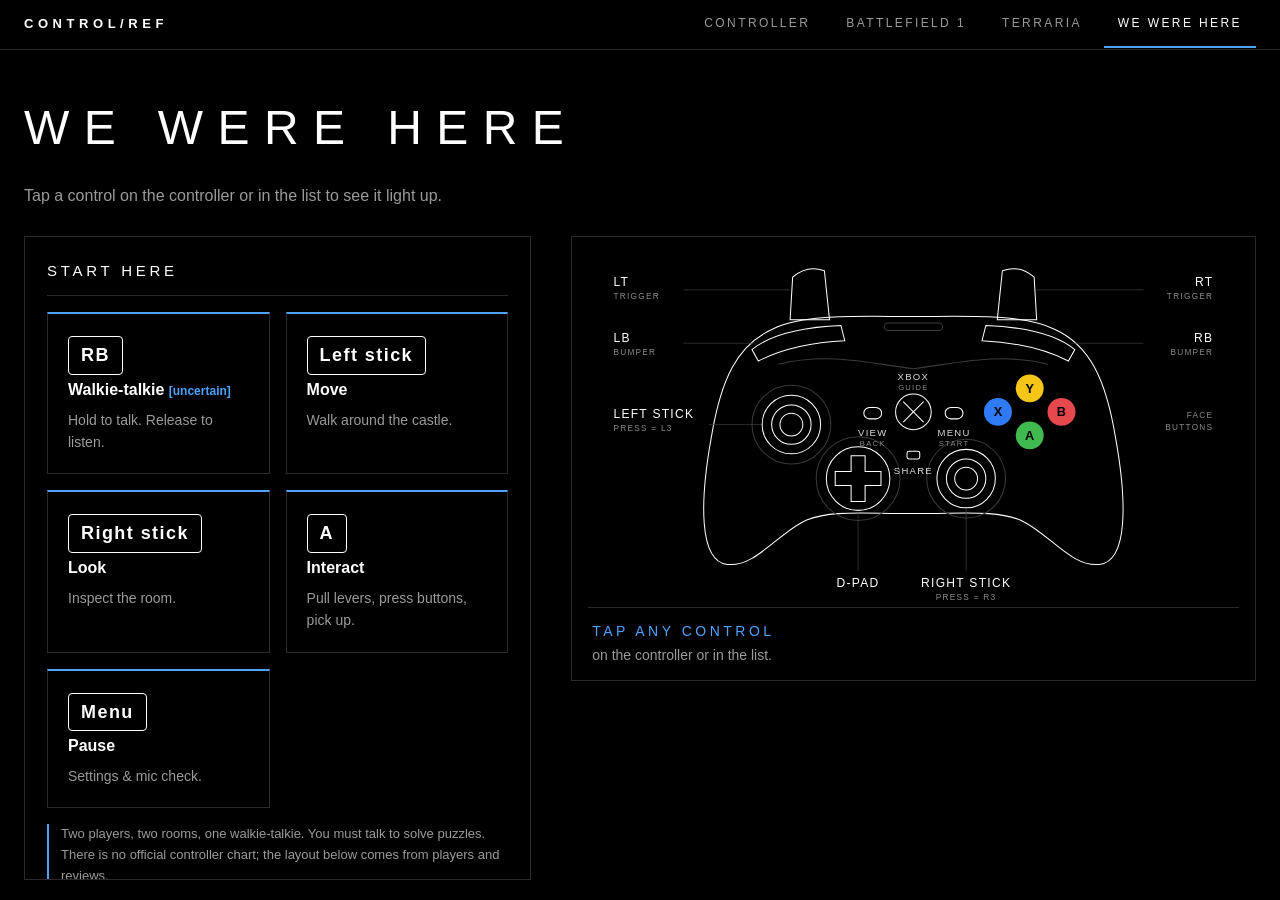
<file: wewerehere.html>
<!doctype html><html lang=en><head><meta charset=utf-8><meta name=viewport content="width=device-width,initial-scale=1"><title>We Were Here · Controller Reference</title><link rel=stylesheet href=style.css></head><body class="fill"><nav><span class=brand>CONTROL/REF</span><a href="index.html">Controller</a><a href="battlefield1.html">Battlefield 1</a><a href="terraria.html">Terraria</a><a href="wewerehere.html" class=on aria-current=page>We Were Here</a></nav><main class="wide"><h1>We Were Here</h1><p class=sub>Tap a control on the controller or in the list to see it light up.</p>
<div class="split"><div class="pad"><svg viewBox="0 40 1024 556" role="img" aria-label="Xbox controller diagram. Tap a control to find it in the list." font-family="-apple-system,BlinkMacSystemFont,Segoe UI,Helvetica,Arial,sans-serif">
<g class="body">
<path d="M290 160 C340 135 430 140 512 140 C594 140 684 135 734 160 C790 185 815 240 830 330 C848 430 850 525 805 530 C760 535 725 480 680 460 C640 445 600 450 512 450 C424 450 384 445 344 460 C299 480 264 535 219 530 C174 525 176 430 194 330 C209 240 234 185 290 160 Z"/>
<path class="dim" d="M300 215 C380 195 450 215 512 222 C574 215 644 195 724 215"/>
<rect class="dim" x="466" y="150" width="92" height="12" rx="6"/>
<circle class="dim" cx="320" cy="310" r="62"/><circle class="dim" cx="425" cy="395" r="66"/><circle class="dim" cx="595" cy="395" r="62"/>
</g>
<g class="ctl" id="c-lt" tabindex="-1" aria-label="LT left trigger"><rect class="hit" x="300" y="52" width="90" height="96"/><path class="ld" d="M318 98 H150"/><path class="sh" d="M318 145 L322 78 Q345 58 372 68 L380 145 Z"/><text class="lb" x="40" y="92">LT</text><text class="sm" x="40" y="112">TRIGGER</text></g>
<g class="ctl" id="c-rt" tabindex="-1" aria-label="RT right trigger"><rect class="hit" x="634" y="52" width="90" height="96"/><path class="ld" d="M706 98 H874"/><path class="sh" d="M706 145 L702 78 Q679 58 652 68 L644 145 Z"/><text class="lb" x="984" y="92" text-anchor="end">RT</text><text class="sm" x="984" y="112" text-anchor="end">TRIGGER</text></g>
<g class="ctl" id="c-lb" tabindex="-1" aria-label="LB left bumper"><rect class="hit" x="250" y="148" width="160" height="64"/><path class="ld" d="M262 182 H150"/><path class="sh" d="M258 192 Q300 158 398 154 L404 178 Q322 182 268 210 Z"/><text class="lb" x="40" y="180">LB</text><text class="sm" x="40" y="200">BUMPER</text></g>
<g class="ctl" id="c-rb" tabindex="-1" aria-label="RB right bumper"><rect class="hit" x="614" y="148" width="160" height="64"/><path class="ld" d="M762 182 H874"/><path class="sh" d="M766 192 Q724 158 626 154 L620 178 Q702 182 756 210 Z"/><text class="lb" x="984" y="180" text-anchor="end">RB</text><text class="sm" x="984" y="200" text-anchor="end">BUMPER</text></g>
<g class="ctl" id="c-ls" tabindex="-1" aria-label="LEFT STICK"><circle class="hit" cx="320" cy="310" r="50"/><path class="ld" d="M274 310 H190"/><circle class="sh" cx="320" cy="310" r="46"/><circle class="sh" cx="320" cy="310" r="31"/><circle class="sh dim" cx="320" cy="310" r="18"/><text class="lb" x="40" y="300" text-anchor="start">LEFT STICK</text><text class="sm" x="40" y="320" text-anchor="start">PRESS = L3</text></g>
<g class="ctl" id="c-dpad" tabindex="-1" aria-label="D-pad"><circle class="hit" cx="425" cy="395" r="54"/><path class="ld" d="M425 449 V540"/><circle class="sh" cx="425" cy="395" r="50"/><path class="sh" d="M414 359 h22 v25 h25 v22 h-25 v25 h-22 v-25 h-25 v-22 h25 z"/><text class="lb" x="425" y="566" text-anchor="middle">D-PAD</text></g>
<g class="ctl" id="c-rs" tabindex="-1" aria-label="RIGHT STICK"><circle class="hit" cx="595" cy="395" r="50"/><path class="ld" d="M595 441 V540"/><circle class="sh" cx="595" cy="395" r="46"/><circle class="sh" cx="595" cy="395" r="31"/><circle class="sh dim" cx="595" cy="395" r="18"/><text class="lb" x="595" y="566" text-anchor="middle">RIGHT STICK</text><text class="sm" x="595" y="586" text-anchor="middle">PRESS = R3</text></g>
<g class="ctl" id="c-view" tabindex="-1" aria-label="View / Back button"><rect class="hit" x="418" y="268" width="60" height="84"/><rect class="sh" x="434" y="283" width="28" height="18" rx="9"/><text class="in" x="448" y="328" text-anchor="middle">VIEW</text><text class="in2" x="448" y="344" text-anchor="middle">BACK</text></g>
<g class="ctl" id="c-menu" tabindex="-1" aria-label="Menu / Start button"><rect class="hit" x="546" y="268" width="60" height="84"/><rect class="sh" x="562" y="283" width="28" height="18" rx="9"/><text class="in" x="576" y="328" text-anchor="middle">MENU</text><text class="in2" x="576" y="344" text-anchor="middle">START</text></g>
<g class="ctl" id="c-xbox" tabindex="-1" aria-label="Xbox / Guide button"><circle class="hit" cx="512" cy="280" r="36"/><circle class="sh" cx="512" cy="290" r="28"/><path class="sh dim" d="M496 274 L528 306 M528 274 L496 306"/><text class="in" x="512" y="240" text-anchor="middle">XBOX</text><text class="in2" x="512" y="256" text-anchor="middle">GUIDE</text></g>
<g class="ctl" id="c-share" tabindex="-1" aria-label="Share button"><rect class="hit" x="484" y="340" width="56" height="56"/><rect class="sh" x="502" y="352" width="20" height="12" rx="3"/><text class="in" x="512" y="388" text-anchor="middle">SHARE</text></g>
<g class="ctl" id="c-y" tabindex="-1" aria-label="Y button"><circle class="hit" cx="695" cy="253" r="31"/><circle class="sh face" cx="695" cy="253" r="22" style="fill:#f5c518"/><text class="fl" x="695" y="260" text-anchor="middle">Y</text></g><g class="ctl" id="c-x" tabindex="-1" aria-label="X button"><circle class="hit" cx="645" cy="290" r="31"/><circle class="sh face" cx="645" cy="290" r="22" style="fill:#2f7bf6"/><text class="fl" x="645" y="297" text-anchor="middle">X</text></g><g class="ctl" id="c-b" tabindex="-1" aria-label="B button"><circle class="hit" cx="745" cy="290" r="31"/><circle class="sh face" cx="745" cy="290" r="22" style="fill:#e5484d"/><text class="fl" x="745" y="297" text-anchor="middle">B</text></g><g class="ctl" id="c-a" tabindex="-1" aria-label="A button"><circle class="hit" cx="695" cy="327" r="31"/><circle class="sh face" cx="695" cy="327" r="22" style="fill:#3fb950"/><text class="fl" x="695" y="334" text-anchor="middle">A</text></g>
<text class="sm" x="984" y="300" text-anchor="end">FACE</text><text class="sm" x="984" y="318" text-anchor="end">BUTTONS</text>
</svg><div class="readout" aria-live="polite"><b class="ro-name">Tap any control</b><span class="ro-act">on the controller or in the list.</span></div></div><div class="side"><div class="panel gpanel" aria-label="We Were Here controls"><h2 class="first">Start here</h2><div class=start><div><span class=btn><span class=k>RB</span></span><br><b>Walkie-talkie <span class=u>[uncertain]</span></b><p>Hold to talk. Release to listen.</p></div><div><span class=btn><span class=k>Left stick</span></span><br><b>Move</b><p>Walk around the castle.</p></div><div><span class=btn><span class=k>Right stick</span></span><br><b>Look</b><p>Inspect the room.</p></div><div><span class=btn><span class=k>A</span></span><br><b>Interact</b><p>Pull levers, press buttons, pick up.</p></div><div><span class=btn><span class=k>Menu</span></span><br><b>Pause</b><p>Settings &amp; mic check.</p></div></div><p class="note src">Two players, two rooms, one walkie-talkie. You must talk to solve puzzles. There is no official controller chart; the layout below comes from players and reviews.</p>
<h2>Movement</h2><table class="ctab"><tr><th>Action</th><th>What it does</th><th>Button</th></tr><tr><td class="ac-cell"><div class="thumb kb"><img src="assets/ww-move.webp" width="96" height="64" alt="Move" loading="lazy" decoding="async"></div></td><td class="desc">Move</td><td class="btn"><span class=k>Left stick</span></td></tr><tr><td class="ac-cell"><div class="thumb kb"><img src="assets/ww-look.webp" width="96" height="64" alt="Look" loading="lazy" decoding="async"></div></td><td class="desc">Look</td><td class="btn"><span class=k>Right stick</span></td></tr><tr><td class="ac-cell"><svg class="an" viewBox="0 0 80 64" role="img" aria-label="Sprint [uncertain]"><g style="transform:rotate(14deg);transform-origin:40px 52px"><g class="run"><g class=""><circle cx="40" cy="17" r="5"/><line x1="40" y1="22" x2="40" y2="38"/><path d="M32 33 L40 27 L48 33"/><g class="lA" style="transform-origin:40px 38px"><line x1="40" y1="38" x2="40" y2="52"/></g><g class="lB" style="transform-origin:40px 38px"><line x1="40" y1="38" x2="40" y2="52"/></g></g></g></g><g class="ac spd"><line x1="10" y1="24" x2="22" y2="24"/><line x1="6" y1="32" x2="20" y2="32"/><line x1="12" y1="40" x2="22" y2="40"/></g><line class="dm" x1="6" y1="53" x2="74" y2="53"/></svg></td><td class="desc">Sprint <span class=u>[uncertain]</span></td><td class="btn"><span class=k>L3</span></td></tr><tr><td class="ac-cell"><svg class="an" viewBox="0 0 80 64" role="img" aria-label="Crouch [uncertain]"><g class="crouch" style="transform-origin:40px 53px"><g class=""><circle cx="40" cy="17" r="5"/><line x1="40" y1="22" x2="40" y2="38"/><path d="M32 33 L40 27 L48 33"/><path d="M34 52 L40 38 L46 52"/></g></g><line class="dm" x1="10" y1="53" x2="70" y2="53"/></svg></td><td class="desc">Crouch <span class=u>[uncertain]</span></td><td class="btn"><span class=k>B</span></td></tr></table><h2>Combat / Actions</h2><table class="ctab"><tr><th>Action</th><th>What it does</th><th>Button</th></tr><tr><td class="ac-cell"><svg class="an" viewBox="0 0 80 64" role="img" aria-label="Walkie-talkie: hold to talk (keyboard: V / right mouse) [uncertain]"><rect x="22" y="20" width="18" height="34" rx="3"/><line x1="26" y1="20" x2="26" y2="8"/><path class="dm" d="M26 28h10M26 32h10M26 36h10"/><rect x="26" y="42" width="10" height="6" class="fa" style="stroke:none"/><path class="ac wave" d="M46 26 Q52 36 46 46" style="animation-delay:0.0s"/><path class="ac wave" d="M54 23 Q61 36 54 49" style="animation-delay:0.25s"/><path class="ac wave" d="M62 20 Q70 36 62 52" style="animation-delay:0.5s"/></svg></td><td class="desc">Walkie-talkie: hold to talk (keyboard: V / right mouse) <span class=u>[uncertain]</span></td><td class="btn"><span class=k>RB</span></td></tr><tr><td class="ac-cell"><svg class="an" viewBox="0 0 80 64" role="img" aria-label="Interact / pick up / use"><rect x="24" y="44" width="32" height="10" rx="2"/><g class="lever" style="transform-origin:40px 46px"><line x1="40" y1="46" x2="40" y2="16"/><circle class="ac" cx="40" cy="14" r="4"/></g></svg></td><td class="desc">Interact / pick up / use</td><td class="btn"><span class=k>A</span></td></tr><tr><td class="ac-cell"><svg class="an" viewBox="0 0 80 64" role="img" aria-label="Emotes (wave, point) [uncertain]"><g class=""><circle cx="40" cy="17" r="5"/><line x1="40" y1="22" x2="40" y2="38"/><line x1="40" y1="27" x2="32" y2="36"/><g class="wav" style="transform-origin:40px 27px"><line x1="40" y1="27" x2="52" y2="16"/></g><path d="M34 52 L40 38 L46 52"/></g></svg></td><td class="desc">Emotes (wave, point) <span class=u>[uncertain]</span></td><td class="btn"><span class=k>D-pad</span></td></tr></table><h2>Menus / Other</h2><table class="ctab"><tr><th>Action</th><th>What it does</th><th>Button</th></tr><tr><td class="ac-cell"><svg class="an" viewBox="0 0 80 64" role="img" aria-label="Pause / options (choose your mic here)"><circle cx="40" cy="32" r="20"/><g class="pulse" style="transform-origin:40px 32px"><line class="ac" x1="34" y1="24" x2="34" y2="40" stroke-width="3"/><line class="ac" x1="46" y1="24" x2="46" y2="40" stroke-width="3"/></g></svg></td><td class="desc">Pause / options (choose your mic here)</td><td class="btn"><span class=k>Menu</span></td></tr><tr><td class="ac-cell"><svg class="an" viewBox="0 0 80 64" role="img" aria-label="Not used [uncertain]"><line class="dm" x1="30" y1="32" x2="50" y2="32"/></svg></td><td class="desc">Not used <span class=u>[uncertain]</span></td><td class="btn"><span class=k>View</span></td></tr></table>
<h2>Button combinations</h2><p class="sub small">Two or more inputs at once or in a sequence. Tap a row to light up every button involved.</p><table class="ctab"><tr><th>Action</th><th>What it does</th><th>Buttons</th></tr><tr><td class="ac-cell"><svg class="an" viewBox="0 0 80 64" role="img" aria-label="Talk while walking: keep RB held and move [uncertain]"><rect x="22" y="20" width="18" height="34" rx="3"/><line x1="26" y1="20" x2="26" y2="8"/><path class="dm" d="M26 28h10M26 32h10M26 36h10"/><rect x="26" y="42" width="10" height="6" class="fa" style="stroke:none"/><path class="ac wave" d="M46 26 Q52 36 46 46" style="animation-delay:0.0s"/><path class="ac wave" d="M54 23 Q61 36 54 49" style="animation-delay:0.25s"/><path class="ac wave" d="M62 20 Q70 36 62 52" style="animation-delay:0.5s"/></svg></td><td class="desc">Talk while walking: keep RB held and move <span class=u>[uncertain]</span></td><td class="btn"><span class=k>RB</span> <span class=plus>+</span> <span class=k>Left stick</span></td></tr><tr><td class="ac-cell"><div class="thumb kb"><img src="assets/ww-look.webp" width="96" height="64" alt="Describe what you see: hold RB and look around while you talk [uncertain]" loading="lazy" decoding="async"></div></td><td class="desc">Describe what you see: hold RB and look around while you talk <span class=u>[uncertain]</span></td><td class="btn"><span class=k>RB</span> <span class=plus>+</span> <span class=k>Right stick</span></td></tr><tr><td class="ac-cell"><svg class="an" viewBox="0 0 80 64" role="img" aria-label="Sequence: hold RB, talk, then release so you can hear your partner"><rect x="22" y="20" width="18" height="34" rx="3"/><line x1="26" y1="20" x2="26" y2="8"/><path class="dm" d="M26 28h10M26 32h10M26 36h10"/><rect x="26" y="42" width="10" height="6" class="fa" style="stroke:none"/><path class="ac wave" d="M46 26 Q52 36 46 46" style="animation-delay:0.0s"/><path class="ac wave" d="M54 23 Q61 36 54 49" style="animation-delay:0.25s"/><path class="ac wave" d="M62 20 Q70 36 62 52" style="animation-delay:0.5s"/></svg></td><td class="desc">Sequence: hold RB, talk, then release so you can hear your partner</td><td class="btn"><span class=k>RB</span></td></tr><tr><td class="ac-cell"><svg class="an" viewBox="0 0 80 64" role="img" aria-label="Sequence: look at a lever or object, then press A"><rect x="24" y="44" width="32" height="10" rx="2"/><g class="lever" style="transform-origin:40px 46px"><line x1="40" y1="46" x2="40" y2="16"/><circle class="ac" cx="40" cy="14" r="4"/></g></svg></td><td class="desc">Sequence: look at a lever or object, then press A</td><td class="btn"><span class=k>Right stick</span> <span class=plus>+</span> <span class=k>A</span></td></tr></table>
<p class=note>Walkie-talkie: a player on Reddit says RB on the original We Were Here for Xbox, but Xbox reviews of the series (We Were Here Too / Together) say LB. Check the on-screen prompt. Interact on A is confirmed by reviews. Only one person can talk at a time, like a real radio.</p><h2>Co-op tips</h2><ul class=tips><li>Play in separate rooms (or wear headphones) so you only hear each other through the walkie. That's the fun.</li><li>Describe shapes and colors slowly; the listener repeats it back before pulling any lever.</li><li>Say &quot;over&quot; when done talking, then let go of the talk button.</li></ul><h2>Sources &amp; image credits</h2><ul class="credits"><li>Thumbnails: cropped from screenshots on the <a href="https://store.steampowered.com/app/582500/">We Were Here Steam store page</a>. © Total Mayhem Games. Not openly licensed; small cropped thumbnails used for personal, non-commercial reference. No official press-kit or Wikimedia Commons images were found.</li><li>Controls: <a href="https://www.reddit.com/r/WeWereHere/comments/d5d4zb/walkie_talkie_problems_xbox_one/">r/WeWereHere</a>, <a href="https://www.xboxtavern.com/we-were-here-too-review/">Xbox Tavern</a>, <a href="https://www.hagenberg.games/wiki/We_Were_Here">hagenberg.games wiki</a>.</li><li>Walkie-talkie, lever, crouch, sprint, wave and pause icons are original drawings made for this site.</li></ul></div></div></div></main><script src="pad.js"></script></body></html>
</file>
